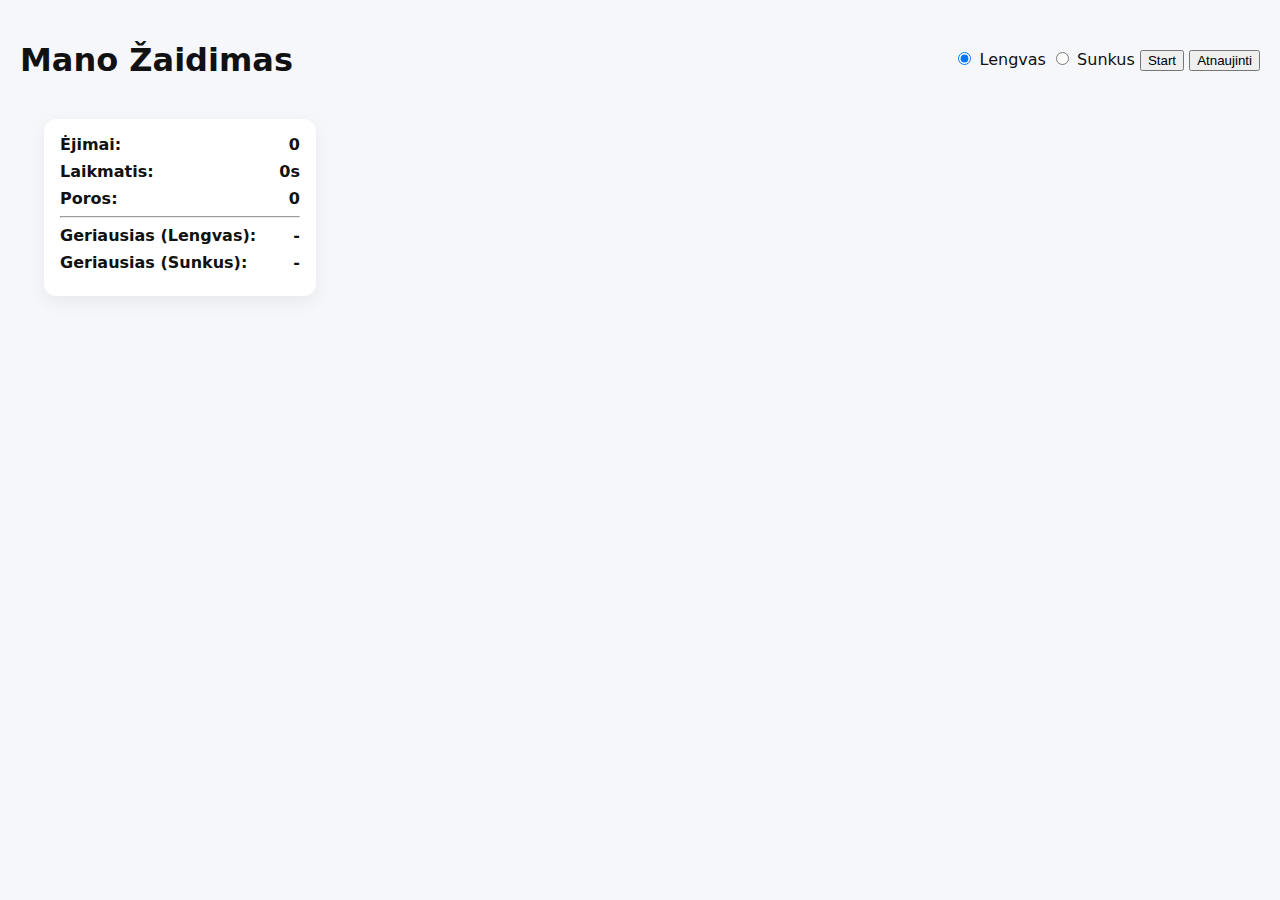
<file: ND/index.html>
<!doctype html>
<html lang="lt">
<head>
<meta charset="utf-8" />
<meta name="viewport" content="width=device-width, initial-scale=1" />
<title>Mano Žaidimas</title>
<style>
:root{ --card-size:100px; --gap:12px; font-family:Inter, system-ui; }
body{ margin:20px; background:#f5f7fb; color:#111; }
header{ display:flex; align-items:center; justify-content:space-between; }
main{ display:flex; gap:24px; margin-top:18px; }

.board{ display:grid; gap:var(--gap); justify-content:center; }


.card{ width:var(--card-size); height:var(--card-size); perspective:900px; cursor:pointer; }
.card-inner{ width:100%; height:100%; position:relative; transform-style:preserve-3d; transition:transform .5s ease; }
.card.flipped .card-inner{ transform: rotateY(180deg); }

.card-face{ position:absolute; inset:0; display:flex; justify-content:center; align-items:center;
            backface-visibility:hidden; border-radius:10px; font-size:36px; }

.card-face.back{ background:#1f2937; color:white; }
.card-face.front{ background:white; color:#111; border:2px solid #e6eefc; transform: rotateY(180deg); }

.card.inactive{ opacity:0.45; cursor:default; }

.stats{ background:#fff; padding:16px; border-radius:12px; width:240px; box-shadow:0 6px 18px rgba(16,24,40,.06); }
.stat-row{ display:flex; justify-content:space-between; margin-bottom:8px; font-weight:600; }
.message{ margin-top:12px; padding:12px; border-radius:10px; text-align:center; font-weight:700; display:none; }
.message.show{ display:block; background:#bbf7d0; color:#064e3b; }
</style>
</head>
<body>
<header>
  <h1>Mano Žaidimas</h1>
  <div>
    <label><input type="radio" name="level" value="easy" checked> Lengvas</label>
    <label><input type="radio" name="level" value="hard"> Sunkus</label>
    <button id="startBtn">Start</button>
    <button id="resetBtn">Atnaujinti</button>
  </div>
</header>

<main>
  <div class="left">
    <div id="board" class="board"></div>
    <div id="winMessage" class="message">Laimėjote! 🎉</div>
  </div>

  <aside class="stats">
    <div class="stat-row"><span>Ėjimai:</span><span id="moves">0</span></div>
    <div class="stat-row"><span>Laikmatis:</span><span id="timer">0s</span></div>
    <div class="stat-row"><span>Poros:</span><span id="matches">0</span></div>
    <hr>
    <div class="stat-row"><span>Geriausias (Lengvas):</span><span id="bestEasy">-</span></div>
    <div class="stat-row"><span>Geriausias (Sunkus):</span><span id="bestHard">-</span></div>
  </aside>
</main>

<script>
const CARD_SET=['🍎','🚀','🐶','🌟','🎵','⚽','🍩','🌵','🦋','🎲','📚','🎈'];
let difficulty='easy', cols=4, rows=3;
let deck=[], firstCard=null, secondCard=null, lockBoard=false;
let moves=0, matches=0, totalPairs=0;
let timer=0, timerInterval=null;

const boardEl=document.getElementById('board');
const movesEl=document.getElementById('moves');
const matchesEl=document.getElementById('matches');
const timerEl=document.getElementById('timer');
const winMessage=document.getElementById('winMessage');
const bestEasyEl=document.getElementById('bestEasy');
const bestHardEl=document.getElementById('bestHard');

function loadBest(){ bestEasyEl.textContent=localStorage.getItem('bestEasy')||'-'; bestHardEl.textContent=localStorage.getItem('bestHard')||'-'; }
loadBest();

document.querySelectorAll("input[name='level']").forEach(r=>{
  r.addEventListener('change',e=>{
    difficulty=e.target.value;
    if(difficulty==='easy'){cols=4;rows=3;} else {cols=6;rows=4;}
    resetGame();
  });
});

function startTimer(){ timer=0; timerEl.textContent='0s'; clearInterval(timerInterval);
  timerInterval=setInterval(()=>{timer++; timerEl.textContent=timer+'s';},1000);
}
function stopTimer(){ clearInterval(timerInterval); }

function buildDeck(){
  const needed=(cols*rows)/2; totalPairs=needed;
  let chosen=[];
  for(let i=0;i<needed;i++) chosen.push(CARD_SET[i % CARD_SET.length]);
  let arr=[];
  chosen.forEach((v,i)=>{arr.push({id:i+'a',value:v}); arr.push({id:i+'b',value:v});});
  deck=shuffle(arr);
}
function shuffle(a){ let b=a.slice(); for(let i=b.length-1;i>0;i--){let j=Math.floor(Math.random()*(i+1)); [b[i],b[j]]=[b[j],b[i]];} return b; }

function renderBoard(){
  boardEl.innerHTML='';
  boardEl.style.gridTemplateColumns=`repeat(${cols}, var(--card-size))`;

  deck.forEach((obj)=>{
    const card=document.createElement('div');
    card.className='card';
    card.dataset.value=obj.value;

    const inner=document.createElement('div');
    inner.className='card-inner';

    const back=document.createElement('div'); back.className='card-face back'; back.textContent='❓';
    const front=document.createElement('div'); front.className='card-face front'; front.textContent=obj.value;

    inner.appendChild(back); inner.appendChild(front);
    card.appendChild(inner);

    card.addEventListener('click',()=>onCardClick(card));
    boardEl.appendChild(card);
  });
}

function onCardClick(card){
  if(lockBoard || card.classList.contains('flipped')) return;

  card.classList.add('flipped');
  if(!firstCard){ firstCard=card; return; }

  secondCard=card;
  lockBoard=true;
  moves++; updateStats();

  if(firstCard.dataset.value===secondCard.dataset.value){
    matches++; updateStats();
    firstCard.classList.add('inactive');
    secondCard.classList.add('inactive');
    resetTurn();
    if(matches===totalPairs) onWin();
  } else {
    setTimeout(()=>{
      firstCard.classList.remove('flipped');
      secondCard.classList.remove('flipped');
      resetTurn();
    },900);
  }
}

function resetTurn(){ firstCard=null; secondCard=null; lockBoard=false; }

function updateStats(){ movesEl.textContent=moves; matchesEl.textContent=matches+'/'+totalPairs; }

function onWin(){ winMessage.classList.add('show'); stopTimer(); saveBest(); }

function saveBest(){
  if(difficulty==='easy'){
    const b=localStorage.getItem('bestEasy'); if(!b || moves<b) localStorage.setItem('bestEasy',moves);
  } else {
    const b=localStorage.getItem('bestHard'); if(!b || moves<b) localStorage.setItem('bestHard',moves);
  }
  loadBest();
}

function startGame(){ moves=0; matches=0; updateStats(); winMessage.classList.remove('show'); buildDeck(); renderBoard(); startTimer(); }
function resetGame(){ stopTimer(); timerEl.textContent='0s'; moves=0; matches=0; updateStats(); winMessage.classList.remove('show'); buildDeck(); renderBoard(); }

document.getElementById('startBtn').addEventListener('click',startGame);
document.getElementById('resetBtn').addEventListener('click',resetGame);
</script>
</body>
</html>
</file>
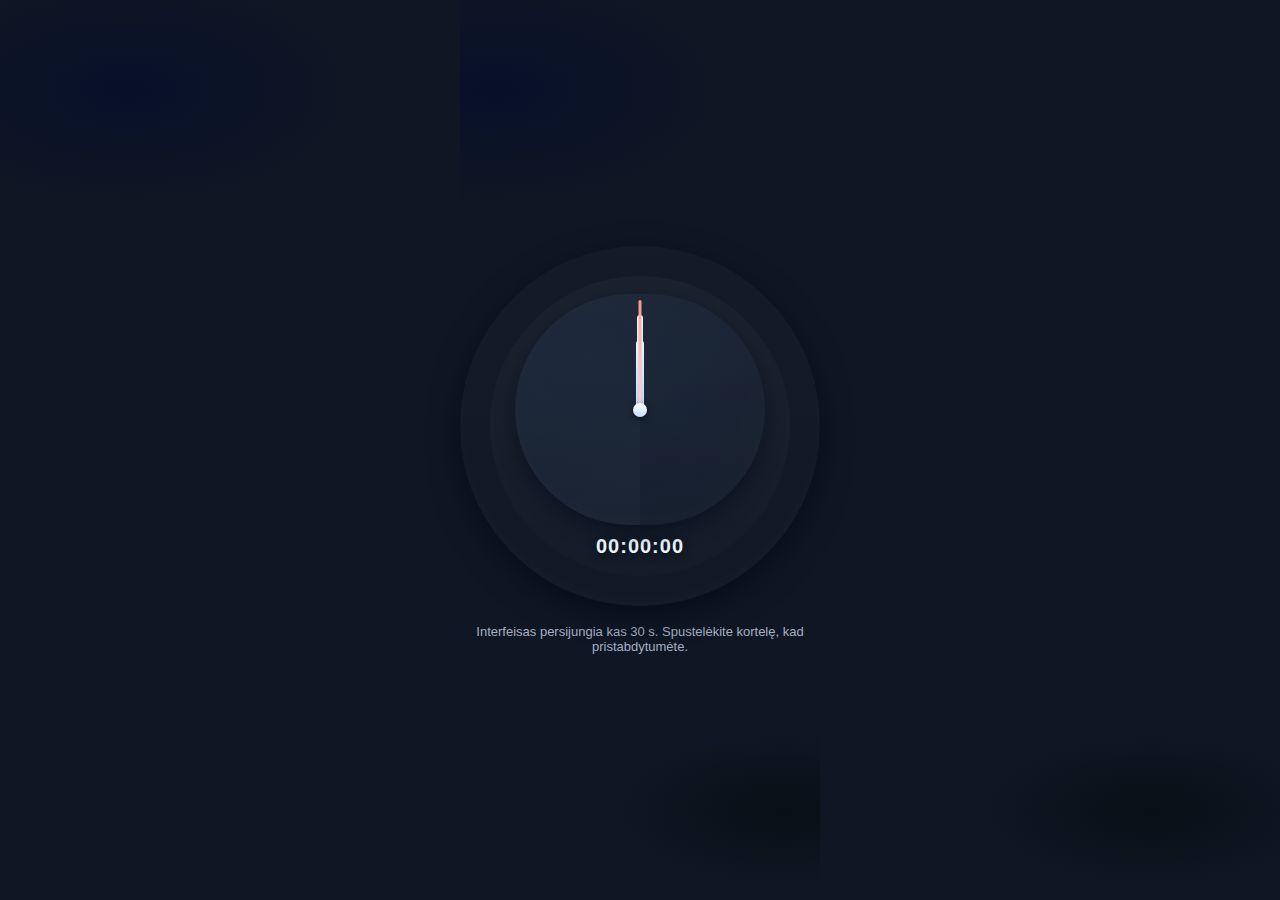
<file: ND/index1.html>
<!doctype html>
<html lang="lt">
<head>
<meta charset="utf-8" />
<meta name="viewport" content="width=device-width,initial-scale=1" />
<title>Išmanus apvalus laikrodis</title>
<style>
  :root{
    --bg:#0f1724;
    --card:#0b1220;
    --accent: linear-gradient(135deg,#6ee7b7 0%, #3b82f6 100%);
    --glass: rgba(255,255,255,0.04);
    --muted: #a6b0c3;
  }
  html,body{
    height:100%;
    margin:0;
    font-family: Inter,Segoe UI,Roboto,Helvetica,Arial,sans-serif;
    background: radial-gradient(1200px 600px at 10% 10%, #071028 0%, transparent 20%),
                radial-gradient(900px 400px at 90% 90%, #071016 0%, transparent 20%),
                var(--bg);
    color: #e6eef8;
    display:flex;
    align-items:center;
    justify-content:center;
  }

  .wrap{
    width:360px;
    max-width:92vw;
    display:flex;
    gap:18px;
    flex-direction:column;
    align-items:center;
  }

  .card{
    width: 360px;
    height: 360px;
    border-radius:999px;
    background: linear-gradient(180deg, rgba(255,255,255,0.02), rgba(255,255,255,0.01));
    box-shadow: 0 10px 30px rgba(2,6,23,0.6), inset 0 -6px 18px rgba(255,255,255,0.02);
    display:flex;
    align-items:center;
    justify-content:center;
    position:relative;
    overflow:hidden;
  }

  /* Inner ring */
  .ring{
    width: 300px;
    height: 300px;
    border-radius:999px;
    background:linear-gradient(180deg, rgba(255,255,255,0.03), rgba(255,255,255,0.01));
    display:flex;
    align-items:center;
    justify-content:center;
    position:relative;
    transition: transform .6s cubic-bezier(.2,.9,.2,1), opacity .4s;
  }

  .mode{
    position:absolute;
    inset:0;
    display:flex;
    align-items:center;
    justify-content:center;
    flex-direction:column;
    padding:18px;
    box-sizing:border-box;
    transition: opacity .5s, transform .6s;
  }
  .mode.hidden{
    opacity:0;
    transform: scale(.92);
    pointer-events:none;
  }

  .clock-face{
    width: 250px;
    height: 250px;
    border-radius:999px;
    background: radial-gradient(circle at 30% 30%, rgba(59,130,246,0.06), rgba(59,130,246,0.015)),
                conic-gradient(from 180deg at 50% 50%, rgba(255,255,255,0.02), rgba(255,255,255,0.00));
    display:flex;
    align-items:center;
    justify-content:center;
    position:relative;
    box-shadow: 0 8px 18px rgba(3,7,25,0.5), inset 0 -6px 14px rgba(255,255,255,0.02);
  }

  .tick{
    position:absolute;
    width:4px;
    height:14px;
    background: rgba(255,255,255,0.85);
    top:14px;
    left:calc(50% - 2px);
    transform-origin: 50% calc(250px/2 - 14px);
    opacity:.9;
  }

  .hand{
    position:absolute;
    left:50%;
    top:50%;
    transform-origin: 50% 95%;
    transform: translate(-50%,-100%) rotate(0deg);
    transition: transform .2s linear;
  }
  .hand.hour{ width:8px; height:70px; border-radius:6px; background:linear-gradient(180deg,#ffffff,#cfe9ff); opacity:.95; }
  .hand.min{ width:6px; height:95px; border-radius:6px; background:linear-gradient(180deg,#ffffff,#9fd2ff); opacity:.95; }
  .hand.sec{ width:3px; height:110px; border-radius:6px; background:linear-gradient(180deg,#ff9d9d,#ffd1d1); opacity:.95; }

  .pivot{
    position:absolute;
    width:14px; height:14px; border-radius:999px;
    background: linear-gradient(180deg,#fff,#c9dfff);
    box-shadow: 0 2px 6px rgba(0,0,0,.6);
    z-index:5;
  }

  .digital{
    margin-top:10px;
    font-weight:700;
    font-size:20px;
    letter-spacing:1px;
    color:#eaf6ff;
    text-shadow: 0 2px 8px rgba(0,0,0,0.6);
  }
  .label{
    position:absolute;
    bottom:16px;
    left:50%;
    transform:translateX(-50%);
    font-size:12px;
    color:var(--muted);
  }

  /* THERMOMETER */
  .thermo{
    width:230px;
    height:230px;
    border-radius:999px;
    background: linear-gradient(180deg, rgba(255,255,255,0.02), rgba(255,255,255,0.01));
    display:flex;
    align-items:center;
    justify-content:center;
    flex-direction:column;
    gap:8px;
    padding:18px;
    box-sizing:border-box;
    text-align:center;
  }
  .thermo .temp{
    font-size:56px;
    font-weight:800;
    letter-spacing: -1px;
  }
  .thermo .unit{ font-size:18px; color:var(--muted); margin-left:6px; font-weight:700; }
  .thermo .desc{ color:var(--muted); font-size:14px; margin-top:6px; }

  .mercury{
    width: 16px;
    height:140px;
    background: linear-gradient(180deg,#ff7b7b,#ff2d55);
    border-radius:8px;
    box-shadow: inset 0 -10px 24px rgba(0,0,0,0.2);
    position:relative;
    overflow:hidden;
  }
  .mercury .level{
    position:absolute;
    left:0; right:0; bottom:0;
    background: linear-gradient(180deg,#ff5a5a,#ff0d35);
    transition: height .8s cubic-bezier(.2,.9,.2,1);
  }

  /* WEATHER */
  .weather{
    width:260px;
    display:flex;
    flex-direction:column;
    gap:10px;
    align-items:center;
  }
  .forecast{
    width: 100%;
    display:flex;
    gap:8px;
    justify-content:space-between;
  }
  .day{
    background: rgba(255,255,255,0.02);
    border-radius:12px;
    padding:10px;
    flex:1;
    display:flex;
    flex-direction:column;
    align-items:center;
    gap:6px;
    min-width:0;
  }
  .day .d{ font-weight:700; font-size:13px; }
  .icon{ font-size:28px; }
  .temp-range{ font-size:13px; color:var(--muted); }

  .hint{
    font-size:13px;
    color:var(--muted);
    text-align:center;
  }

  @media (max-width:420px){
    .card{ width: 320px; height:320px; }
    .ring{ width:270px; height:270px; }
  }
</style>
</head>
<body>
  <div class="wrap">
    <div class="card" role="region" aria-label="Išmanus apvalus laikrodis">
      <div class="ring" id="ring">
        <div class="mode" id="mode-clock">
          <div class="clock-face" aria-hidden="false" id="clockFace">

            <div class="hand hour" id="hourHand"></div>
            <div class="hand min" id="minHand"></div>
            <div class="hand sec" id="secHand"></div>
            <div class="pivot"></div>
          </div>
          <div class="digital" id="digital">00:00:00</div>
          <div class="label"></div>
        </div>


        <div class="mode hidden" id="mode-thermo" aria-hidden="true">
          <div class="thermo" role="img" aria-label="Kambario termometras">
            <div style="display:flex;align-items:center;gap:10px;">
              <div style="display:flex;flex-direction:column;align-items:center;">
                <div class="mercury" aria-hidden="true">
                  <div class="level" id="mercuryLevel" style="height:60%"></div>
                </div>
              </div>
              <div style="display:flex;flex-direction:column;align-items:flex-start;">
                <div style="display:flex;align-items:center;">
                  <div class="temp" id="thermoTemp">22<span class="unit">°C</span></div>
                </div>
                <div class="desc" id="thermoDesc">Šilta, jauku kambaryje</div>
              </div>
            </div>
          </div>
        </div>

        <div class="mode hidden" id="mode-weather" aria-hidden="true">
          <div class="weather" role="img" aria-label="Oro prognozė">
            <div style="font-weight:700;font-size:18px">Oro prognozė</div>
            <div class="forecast" id="forecast">
              <div class="day">
                <div class="d">Šiandien</div>
                <div class="icon">☀️</div>
                <div class="temp-range">15° / 7°</div>
              </div>
              <div class="day">
                <div class="d">Rytoj</div>
                <div class="icon">🌤️</div>
                <div class="temp-range">17° / 9°</div>
              </div>
              <div class="day">
                <div class="d">Poryt</div>
                <div class="icon">🌧️</div>
                <div class="temp-range">13° / 6°</div>
              </div>
            </div>
          </div>
        </div>
      </div>
    </div>

    <div class="hint">Interfeisas persijungia kas 30 s. Spustelėkite kortelę, kad pristabdytumėte.</div>
  </div>

<script>

  const modes = ['clock','thermo','weather'];
  let modeIndex = 0;
  const SWITCH_INTERVAL_MS = 30_000; 
  let switchTimer = null;
  let paused = false;


  let startTime = performance.now(); 

  let elapsedSeconds = 0;

  const modeIndicator = document.getElementById('modeIndicator');
  const modeClock = document.getElementById('mode-clock');
  const modeThermo = document.getElementById('mode-thermo');
  const modeWeather = document.getElementById('mode-weather');
  const digital = document.getElementById('digital');

  const hourHand = document.getElementById('hourHand');
  const minHand = document.getElementById('minHand');
  const secHand = document.getElementById('secHand');

  const mercuryLevel = document.getElementById('mercuryLevel');
  const thermoTemp = document.getElementById('thermoTemp');
  const thermoDesc = document.getElementById('thermoDesc');

  const ring = document.getElementById('ring');

  (function makeTicks(){
    const face = document.getElementById('clockFace');
    for(let i=0;i<12;i++){
      const t = document.createElement('div');
      t.className = 'tick';
      t.style.transform = `rotate(${i*30}deg) translateY(-${(250/2 - 20)}px)`;
      face.appendChild(t);
    }
  })();

  function updateClockVisuals(){

    const now = performance.now();
    elapsedSeconds = Math.floor((now - startTime) / 1000);

    const seconds = elapsedSeconds % 60;
    const totalMinutes = Math.floor(elapsedSeconds / 60);
    const minutes = totalMinutes % 60;
    const hours = Math.floor(totalMinutes / 60); 

    const hh = String(hours).padStart(2,'0');
    const mm = String(minutes).padStart(2,'0');
    const ss = String(seconds).padStart(2,'0');
    digital.textContent = `${hh}:${mm}:${ss}`;

    const analogHours = hours % 12;
    const hourAngle = (analogHours + minutes/60 + seconds/3600) * 30; 
    const minAngle = (minutes + seconds/60) * 6; 
    const secAngle = seconds * 6;

    hourHand.style.transform = `translate(-50%,-100%) rotate(${hourAngle}deg)`;
    minHand.style.transform = `translate(-50%,-100%) rotate(${minAngle}deg)`;
    secHand.style.transform = `translate(-50%,-100%) rotate(${secAngle}deg)`;
  }


  const clockInterval = setInterval(()=> {
    if(!paused) updateClockVisuals();
  }, 1000);
  updateClockVisuals();

  function showMode(name){
    modeClock.classList.add('hidden');
    modeThermo.classList.add('hidden');
    modeWeather.classList.add('hidden');

    modeClock.setAttribute('aria-hidden','true');
    modeThermo.setAttribute('aria-hidden','true');
    modeWeather.setAttribute('aria-hidden','true');

    if(name === 'clock'){
      modeClock.classList.remove('hidden');
      modeClock.setAttribute('aria-hidden','false');
      modeIndicator.textContent = 'Laikrodis';
    } else if(name === 'thermo'){
      modeThermo.classList.remove('hidden');
      modeThermo.setAttribute('aria-hidden','false');
      modeIndicator.textContent = 'Termometras';
    } else if(name === 'weather'){
      modeWeather.classList.remove('hidden');
      modeWeather.setAttribute('aria-hidden','false');
      modeIndicator.textContent = 'Oro prognozė';
    }
  }

  function nextMode(){
    modeIndex = (modeIndex + 1) % modes.length;
    showMode(modes[modeIndex]);
    if(modes[modeIndex] === 'thermo') refreshThermo();
    if(modes[modeIndex] === 'weather') refreshWeather();
  }

  function startSwitchTimer(){
    if(switchTimer) clearInterval(switchTimer);
    switchTimer = setInterval(()=> {
      if(!paused) nextMode();
    }, SWITCH_INTERVAL_MS);
  }
  startSwitchTimer();

  ring.parentElement.addEventListener('click', ()=>{
    paused = !paused;
    ring.style.transform = paused ? 'scale(.995) translateY(2px)' : 'scale(1.00) translateY(0)';
  });

  function refreshThermo(){

    const t = Math.round(16 + Math.random()*10);
    const desc = t >= 24 ? 'Labai šilta' : (t >= 20 ? 'Šilta, patogu' : 'Gaivoka kambaryje');
    thermoTemp.innerHTML = `${t}<span class="unit">°C</span>`;
    thermoDesc.textContent = desc;

    const pct = Math.max(8, Math.min(92, Math.round((t - 10) * 6))); // mapping temp to percent for demo
    mercuryLevel.style.height = pct + '%';
  }

  function refreshWeather(){

    const forecast = [
      {label:'Šiandien', icon: ['☀️','🌤️','⛅️','🌧️'][Math.floor(Math.random()*4)], high: 15 + Math.floor(Math.random()*6), low: 5 + Math.floor(Math.random()*6)},
      {label:'Rytoj', icon: ['🌤️','⛅️','🌧️','⛈️'][Math.floor(Math.random()*4)], high: 15 + Math.floor(Math.random()*6), low: 5 + Math.floor(Math.random()*6)},
      {label:'Poryt', icon: ['🌧️','🌧️','🌨️','🌤️'][Math.floor(Math.random()*4)], high: 12 + Math.floor(Math.random()*6), low: 3 + Math.floor(Math.random()*6)},
    ];
    const fc = document.getElementById('forecast');

    fc.innerHTML = '';
    forecast.forEach(f=>{
      const d = document.createElement('div');
      d.className = 'day';
      d.innerHTML = `<div class="d">${f.label}</div>
                     <div class="icon" aria-hidden="true">${f.icon}</div>
                     <div class="temp-range">${f.high}° / ${f.low}°</div>`;
      fc.appendChild(d);
    });
  }

  showMode('clock');

  ring.setAttribute('tabindex','0');
  ring.addEventListener('keydown', (e)=>{
    if(e.key === ' ' || e.key === 'Enter'){
      e.preventDefault();
      paused = !paused;
      ring.style.transform = paused ? 'scale(.995) translateY(2px)' : 'scale(1.00) translateY(0)';
      modeIndicator.textContent = paused ? (modes[modeIndex] + ' • pristabdyta') : modes[modeIndex];
    }
  });

  document.addEventListener('visibilitychange', ()=>{
    if(!document.hidden){

      const now = performance.now();
      startTime = now - elapsedSeconds*1000;
      updateClockVisuals();
    }
  });


  ring.addEventListener('contextmenu', (e)=>{
    e.preventDefault();
    alert('Praėjo: ' + digital.textContent + ' (nuo paleidimo)');
  });

  setInterval(()=>{
    if(!paused && modes[modeIndex] === 'thermo') refreshThermo();
    if(!paused && modes[modeIndex] === 'weather') refreshWeather();
  }, 12_000);

</script>
</body>
</html>
</file>
